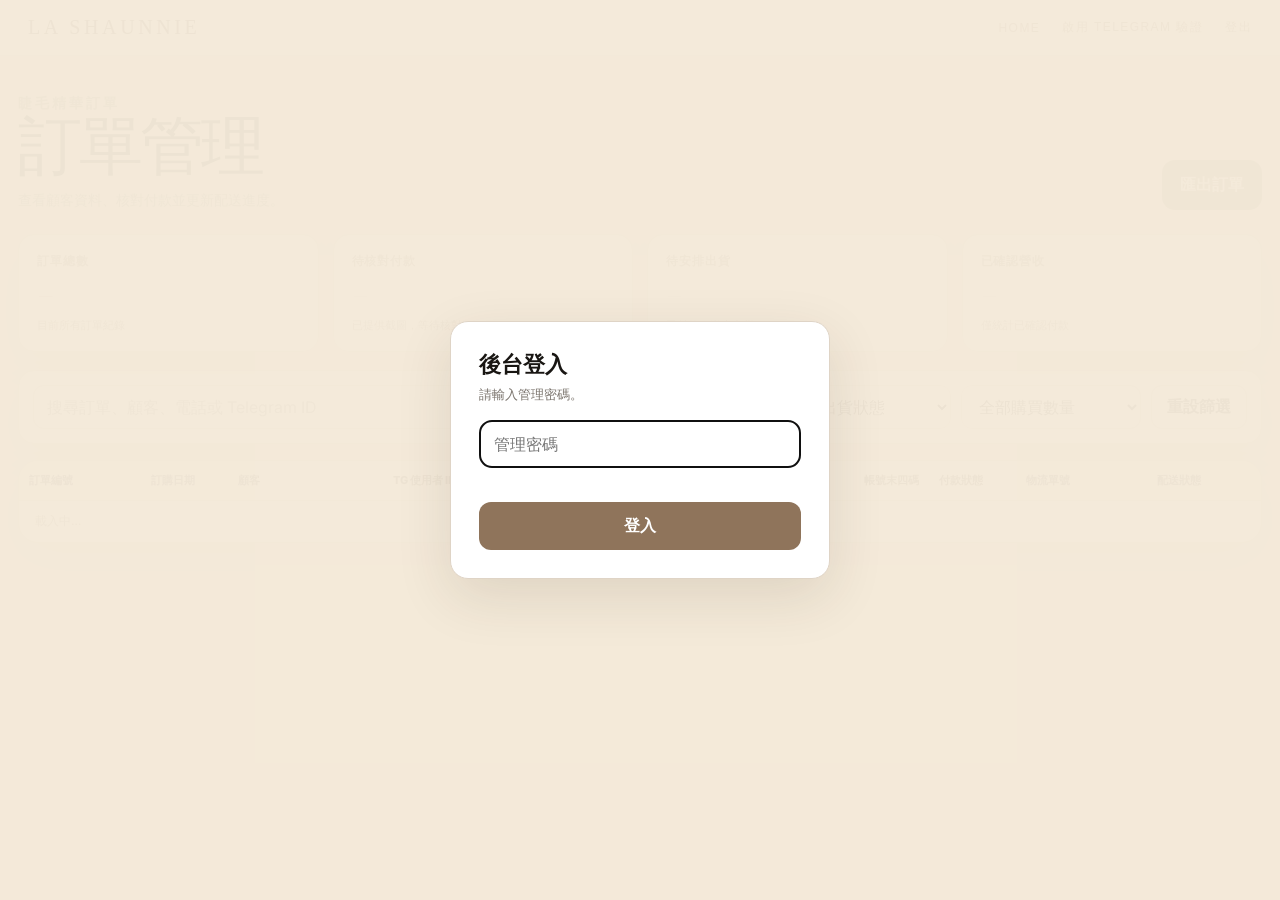
<file: admin.html>
<!DOCTYPE html>
<html lang="zh-Hant">
<head>
<meta charset="UTF-8" />
<meta name="viewport" content="width=device-width, initial-scale=1.0" />
<title>LA SHAUNNIE｜訂單管理後台</title>
<style>
@import url('https://fonts.googleapis.com/css2?family=Bodoni+Moda:opsz,wght@6..96,400;6..96,500&family=Inter:wght@400;500;600;700;800&display=swap');
:root{--bg:#f4ead9;--surface:#fffdfa;--surface2:#f8f2e9;--text:#191613;--muted:#7b746d;--line:#dfd4c6;--accent:#8f745b;--accentDark:#765b44;--danger:#c93b32;--success:#52745a;--warning:#a06a2d;--shadow:0 16px 45px rgba(61,45,29,.08)}
*{box-sizing:border-box}body{margin:0;background:var(--bg);color:var(--text);font-family:Inter,-apple-system,BlinkMacSystemFont,"Segoe UI",sans-serif}button,input,select{font:inherit}
.topbar{display:flex;align-items:center;justify-content:space-between;padding:28px 34px;background:var(--surface);border-top:1px solid #dce2d6;border-bottom:1px solid var(--line)}
.brand{font-family:"Bodoni Moda",Didot,"Times New Roman",serif;font-size:30px;letter-spacing:.13em;line-height:1;transform:scaleX(.96);transform-origin:left center}.brand small{display:block;margin-top:8px;font-family:Inter,sans-serif;font-size:9px;font-weight:600;letter-spacing:.34em;color:var(--muted)}
.admin-meta{display:flex;align-items:center;gap:12px;color:var(--muted);font-size:13px}.nav-link{color:var(--accent);text-decoration:none;font-weight:700;letter-spacing:.12em;text-transform:uppercase;font-size:12px;padding:8px 14px;border:1px solid var(--line);border-radius:9px;background:#fff;transition:.15s}.nav-link:hover{background:var(--accent);color:#fff;border-color:var(--accent)}.avatar{width:38px;height:38px;border-radius:50%;display:grid;place-items:center;background:#efe3d1;color:var(--accentDark);font-weight:800}
.page{width:min(1700px,100%);margin:0 auto;padding:24px 18px 40px}.hero{display:flex;justify-content:space-between;align-items:flex-end;gap:24px;margin-bottom:24px}.eyebrow{margin:0 0 12px;color:#77706a;font-size:12px;font-weight:700;letter-spacing:.22em;text-transform:uppercase}h1{margin:0;font-family:"Bodoni Moda",Didot,"Times New Roman",serif;font-size:clamp(42px,5vw,68px);font-weight:400;line-height:1;letter-spacing:-.045em}.hero p{margin:14px 0 0;color:var(--muted);font-size:14px}.primary-btn{border:0;border-radius:13px;padding:14px 18px;background:var(--accent);color:#fff;font-weight:700;cursor:pointer}.primary-btn:hover{background:var(--accentDark)}
.stats{display:grid;grid-template-columns:repeat(4,1fr);gap:14px;margin-bottom:18px}.stat{background:rgba(255,253,250,.92);border:1px solid var(--line);border-radius:16px;padding:18px;box-shadow:var(--shadow)}.stat-label{color:var(--muted);font-size:12px;font-weight:650;text-transform:uppercase;letter-spacing:.08em}.stat-value{margin-top:8px;font-family:"Bodoni Moda",Didot,serif;font-size:32px;line-height:1}.stat-note{margin-top:8px;color:var(--muted);font-size:11px}
.toolbar{display:grid;grid-template-columns:minmax(260px,1fr) repeat(3,180px) auto;gap:10px;padding:14px;margin-bottom:16px;background:rgba(255,253,250,.92);border:1px solid var(--line);border-radius:16px;box-shadow:var(--shadow)}.search,.filter{min-height:44px;border:1px solid var(--line);border-radius:11px;background:#fff;color:var(--text);outline:none;padding:0 13px}.search:focus,.filter:focus{border-color:var(--accent);box-shadow:0 0 0 3px rgba(143,116,91,.12)}.ghost-btn{min-height:44px;border:1px solid var(--line);border-radius:11px;background:#fff;color:var(--text);padding:0 15px;font-weight:650;cursor:pointer}
.table-card{background:rgba(255,253,250,.96);border:1px solid var(--line);border-radius:20px;box-shadow:var(--shadow);overflow:hidden}.table-wrap{overflow:visible}table{width:100%;border-collapse:collapse;table-layout:auto}thead th{position:sticky;top:0;z-index:2;padding:12px 10px;text-align:left;background:#f7f1e8;border-bottom:1px solid var(--line);color:#38312c;font-size:11px;font-weight:800;white-space:nowrap}tbody td{padding:12px 10px;border-bottom:1px solid #eee5dc;vertical-align:middle;font-size:12px;max-width:180px;overflow:hidden;text-overflow:ellipsis;white-space:nowrap}tbody tr:hover{background:#fcf8f3}.order-id{font-weight:800;white-space:nowrap}.customer-wrap{display:flex;justify-content:center}.customer{display:inline-flex;align-items:center;gap:8px;min-width:160px;text-align:left}.customer-avatar{width:28px;height:28px;flex:0 0 auto;border-radius:50%;display:grid;place-items:center;background:#efe3d1;color:var(--accentDark);font-weight:800;font-size:11px}.customer-name{font-weight:750;white-space:nowrap;overflow:hidden;text-overflow:ellipsis}.customer-sub{margin-top:2px;color:var(--muted);font-size:10px;white-space:nowrap;overflow:hidden;text-overflow:ellipsis}.money{font-weight:800;white-space:nowrap}.screenshot{width:42px;height:42px;border-radius:8px;border:1px solid var(--line);background:#f4eee7;display:grid;place-items:center;color:var(--muted);font-size:9px;text-align:center;overflow:hidden;cursor:pointer;flex:0 0 auto}.screenshot img{width:100%;height:100%;object-fit:cover}.badge{display:inline-flex;align-items:center;gap:5px;padding:5px 9px;border-radius:999px;font-size:10px;font-weight:800;white-space:nowrap}.badge:before{content:"";width:6px;height:6px;border-radius:50%;background:currentColor}.pending{background:#fff4dd;color:var(--warning)}.verified{background:#eaf4ec;color:var(--success)}.unpaid{background:#fdecea;color:var(--danger)}.select-status{border:1px solid var(--line);border-radius:8px;background:#fff;padding:6px 8px;font-size:11px;font-weight:650}.ship-btn,.pay-btn{border:1px solid var(--line);border-radius:9px;padding:6px 13px;background:#f4eee7;color:var(--muted);font-size:11px;font-weight:800;letter-spacing:.04em;line-height:1.4;cursor:pointer;transition:background .15s ease,color .15s ease,border-color .15s ease;vertical-align:middle}.ship-btn:hover:not(:disabled),.pay-btn:hover:not(:disabled){background:var(--success);color:#fff;border-color:var(--success)}.ship-btn-done,.pay-btn-done{background:#eaf4ec;color:var(--success);border:1px solid #b9d8c0;cursor:not-allowed}.track-input{width:100%;border:1px solid var(--line);border-radius:8px;background:#fff;padding:6px 8px;font-size:11px;font-weight:650;font-family:"SF Mono",Menlo,monospace;outline:none;min-width:120px}.track-input:focus{border-color:var(--accent);box-shadow:0 0 0 2px rgba(143,116,91,.12)}.note{color:#625a53;line-height:1.4;max-width:160px;overflow:hidden;text-overflow:ellipsis}.actions{display:flex;gap:5px;flex:0 0 auto}.icon-btn{width:30px;height:30px;border:1px solid var(--line);border-radius:8px;background:#fff;cursor:pointer;font-size:14px}.footer-row{display:flex;justify-content:space-between;align-items:center;padding:12px 16px;color:var(--muted);font-size:12px}
th.col-id{width:130px}th.col-date{width:90px}th.col-customer{width:170px}th.col-tg{width:110px}th.col-phone{width:110px}th.col-addr{width:140px}th.col-qty{width:60px}th.col-amount{width:80px}th.col-acct{width:70px}th.col-shot{width:50px}th.col-pay{width:90px}th.col-ship{width:120px}th.col-track{width:140px}th.col-act{width:80px}tbody td{text-align:center}td.col-pay>*,td.col-ship>*,td.col-track>*{display:inline-block}
td.col-id{font-family:"SF Mono",Menlo,monospace;font-size:11px}
.banner{position:fixed;top:18px;right:18px;z-index:50;padding:12px 18px;border-radius:12px;font-size:13px;font-weight:650;box-shadow:0 12px 32px rgba(60,42,26,.18);max-width:360px}.banner.error{background:#fdecea;color:var(--danger);border:1px solid #ffd3cf}.banner.loading{background:#fff4dd;color:var(--warning);border:1px solid #ffe5b8}
.modal{position:fixed;inset:0;background:rgba(0,0,0,.7);display:none;align-items:center;justify-content:center;z-index:50}.modal.open{display:flex}.modal-content{background:#fff;border-radius:20px;padding:24px;max-width:90vw;max-height:90vh;display:flex;flex-direction:column;gap:14px}.modal-content img{max-width:80vw;max-height:70vh;object-fit:contain;border-radius:12px}.modal-close{border:0;background:var(--accent);color:#fff;padding:10px 18px;border-radius:10px;cursor:pointer;font-weight:700;align-self:flex-end}
@media(max-width:1050px){.stats{grid-template-columns:repeat(2,1fr)}.toolbar{grid-template-columns:1fr 1fr}.toolbar .search{grid-column:1/-1}}@media(max-width:620px){.topbar{padding:22px 18px}.brand{font-size:23px}.admin-meta span{display:none}.page{padding:24px 12px 35px}.hero{align-items:flex-start;flex-direction:column}.stats{grid-template-columns:1fr 1fr}.toolbar{grid-template-columns:1fr}.toolbar .search{grid-column:auto}}

body{font-family:"Inter","PingFang TC","Microsoft JhengHei","Noto Sans TC",Arial,sans-serif}
h1{font-family:"Bodoni Moda","Songti TC","Noto Serif TC","PMingLiU",Georgia,serif}
</style>
<link rel="stylesheet" href="/site-nav.css">
</head>
<body>
<div id="banner" class="banner loading" style="display:none">載入中…</div>
<header class="site-nav"><a class="sn-logo" href="/">LA SHAUNNIE</a><nav class="sn-links" aria-label="Main menu"><a href="/">Home</a><a href="#" onclick="enableTelegramSecret();return false;">啟用 Telegram 驗證</a><a href="#" onclick="logout('');return false;">登出</a></nav></header>
<main class="page">
<section class="hero"><div><p class="eyebrow">睫毛精華訂單</p><h1>訂單管理</h1><p>查看顧客資料、核對付款並更新配送進度。</p></div><button class="primary-btn" onclick="exportOrders()">匯出訂單</button></section>
<section class="stats">
  <article class="stat"><div class="stat-label">訂單總數</div><div class="stat-value" id="statTotal">–</div><div class="stat-note">目前所有訂單紀錄</div></article>
  <article class="stat"><div class="stat-label">待核對付款</div><div class="stat-value" id="statPending">–</div><div class="stat-note">已提供截圖，等待核對</div></article>
  <article class="stat"><div class="stat-label">待安排出貨</div><div class="stat-value" id="statReady">–</div><div class="stat-note">已付款、尚未出貨</div></article>
  <article class="stat"><div class="stat-label">已確認營收</div><div class="stat-value" id="statRevenue">–</div><div class="stat-note">僅統計已確認付款</div></article>
</section>
<section class="toolbar">
  <input id="searchInput" class="search" type="search" placeholder="搜尋訂單、顧客、電話或 Telegram ID">
  <select id="paymentFilter" class="filter"><option value="">全部付款狀態</option><option value="已付款">已付款</option><option value="未付款">未付款</option></select>
  <select id="shippingFilter" class="filter"><option value="">全部出貨狀態</option><option value="待出貨">待出貨</option><option value="已出貨">已出貨</option><option value="未出貨">未出貨</option></select>
  <select id="quantityFilter" class="filter"><option value="">全部購買數量</option><option value="1">1 瓶</option><option value="2">2 瓶以上</option></select>
  <button class="ghost-btn" onclick="resetFilters()">重設篩選</button>
</section>
<section class="table-card"><div class="table-wrap"><table><thead><tr><th class="col-id">訂單編號</th><th class="col-date">訂購日期</th><th class="col-customer">顧客</th><th class="col-tg">TG 使用者 ID</th><th class="col-phone">電話</th><th class="col-addr">地址</th><th class="col-qty">數量</th><th class="col-amount">金額</th><th class="col-acct">帳號末四碼</th><th class="col-pay">付款狀態</th><th class="col-track">物流單號</th><th class="col-ship">配送狀態</th></tr></thead><tbody id="ordersBody"></tbody></table></div><div class="footer-row"><span id="resultCount">載入中…</span></div></section>
</main>
<div class="modal" id="shotModal" onclick="closeModal(event)">
  <div class="modal-content">
    <button class="modal-close" onclick="closeModal(event)">關閉</button>
    <img id="shotImg" alt="付款截圖">
  </div>
</div>
<script>
// Admin login: the secret is typed here, kept only in this tab (sessionStorage)
// and sent as a Bearer token. It is never stored in the page or the repository.
let ADMIN_TOKEN = "";
try { ADMIN_TOKEN = sessionStorage.getItem("adminToken") || ""; } catch (e) {}
let ALL_ORDERS = [];
let REFRESH_TIMER = null;

const $ = (id) => document.getElementById(id);

function authHeaders(extra) {
  return Object.assign({ "Authorization": "Bearer " + ADMIN_TOKEN }, extra || {});
}

function logout(msg) {
  ADMIN_TOKEN = "";
  try { sessionStorage.removeItem("adminToken"); } catch (e) {}
  ALL_ORDERS = [];
  $("ordersBody").innerHTML = "";
  showLogin(msg || "");
}

function showLogin(msg) {
  let box = $("loginBox");
  if (!box) {
    box = document.createElement("div");
    box.id = "loginBox";
    box.style.cssText = "position:fixed;inset:0;z-index:9999;display:grid;place-items:center;background:rgba(244,234,217,.97);padding:20px";
    box.innerHTML = '<form id="loginForm" style="width:min(380px,100%);background:#fff;border:1px solid #dfd4c6;border-radius:18px;padding:28px;box-shadow:0 18px 55px rgba(60,42,26,.12)">' +
      '<h2 style="margin:0 0 6px;font-size:22px">後台登入</h2>' +
      '<p style="margin:0 0 16px;color:#7b746d;font-size:13px">請輸入管理密碼。</p>' +
      '<input id="loginToken" type="password" autocomplete="current-password" placeholder="管理密碼" style="width:100%;padding:13px 14px;border:1px solid #dfd4c6;border-radius:12px;font:inherit">' +
      '<p id="loginMsg" style="min-height:18px;margin:8px 0 0;color:#d92d20;font-size:12px;font-weight:600"></p>' +
      '<button type="submit" style="width:100%;margin-top:8px;padding:13px;border:0;border-radius:12px;background:#8f745b;color:#fff;font:inherit;font-weight:700;cursor:pointer">登入</button></form>';
    document.body.appendChild(box);
    $("loginForm").addEventListener("submit", (ev) => {
      ev.preventDefault();
      const t = $("loginToken").value.trim();
      if (!t) return;
      ADMIN_TOKEN = t;
      try { sessionStorage.setItem("adminToken", t); } catch (e) {}
      $("loginToken").value = "";
      box.style.display = "none";
      loadOrders();
    });
  }
  box.style.display = "grid";
  $("loginMsg").textContent = msg || "";
  setTimeout(() => $("loginToken").focus(), 50);
}

async function enableTelegramSecret() {
  if (!confirm("啟用 Telegram 訂單通知的來源驗證？只需要做一次。")) return;
  showBanner("設定中…");
  try {
    const res = await fetch("/api/admin/telegram_webhook", { method: "POST", headers: authHeaders() });
    const data = await res.json().catch(() => ({}));
    if (res.status === 401 || res.status === 429) return logout(res.status === 429 ? "輸錯太多次，請 5 分鐘後再試" : "密碼錯誤或已失效");
    if (!res.ok || !data.ok) { showBanner("設定失敗：" + (data.error || data.description || res.status), "error"); return; }
    showBanner("已啟用 Telegram 來源驗證。", "loading");
    setTimeout(hideBanner, 4000);
  } catch (e) {
    showBanner("錯誤：" + e.message, "error");
  }
}

function showBanner(msg, kind) {
  const b = $("banner");
  b.textContent = msg;
  b.className = "banner " + (kind || "loading");
  b.style.display = "block";
}
function hideBanner() { $("banner").style.display = "none"; }

function fmtDate(iso) {
  if (!iso) return "—";
  const d = new Date(iso);
  if (isNaN(d.getTime())) return iso;
  const date = d.toLocaleDateString("zh-TW", { month: "short", day: "numeric", year: "numeric" });
  const time = d.toLocaleTimeString("zh-TW", { hour: "numeric", minute: "2-digit" });
  return { date, time };
}

function initials(name) {
  if (!name) return "??";
  return name.split(/\s+/).map(p => p[0]).join("").slice(0, 2).toUpperCase();
}

function badge(payment) {
  if (payment === "已付款") return '<span class="badge verified">已付款</span>';
  if (payment === "未付款") return '<span class="badge unpaid">未付款</span>';
  return '<span class="badge pending">—</span>';
}

function escapeHTML(s) {
  return String(s == null ? "" : s)
    .replace(/&/g, "&amp;").replace(/</g, "&lt;").replace(/>/g, "&gt;")
    .replace(/"/g, "&quot;").replace(/'/g, "&#39;");
}

function screenshotCell(o) {
  if (!o.screenshot_url) {
    return '<div class="screenshot">無<br>圖片</div>';
  }
  return `<div class="screenshot" onclick="openModal('${escapeHTML(o.screenshot_url)}')">
    <img src="${escapeHTML(o.screenshot_url)}" alt="付款憑證" loading="lazy">
  </div>`;
}

function shortNote(notes) {
  if (!notes) return "";
  // Show only the first sentence (or up to 40 chars) for table view
  const first = notes.split(/[。\n]/)[0];
  return first.length > 40 ? first.slice(0, 40) + "…" : first;
}

function rowHTML(o) {
  const dt = fmtDate(o.order_date);
  return `
<tr data-payment="${escapeHTML(o.payment_status)}" data-shipping="${escapeHTML(o.shipping_status)}" data-quantity="${o.quantity}">
  <td class="col-id order-id" title="${escapeHTML(o.order_id)}">${escapeHTML(o.order_id)}</td>
  <td class="col-date">${escapeHTML(dt.date)}<br><span class="customer-sub">${escapeHTML(dt.time)}</span></td>
  <td class="col-customer"><div class="customer-wrap"><div class="customer">
    <div class="customer-avatar">${escapeHTML(initials(o.customer_name))}</div>
    <div><div class="customer-name" title="${escapeHTML(o.customer_name || '')}">${escapeHTML(o.customer_name || "—")}</div>
    <div class="customer-sub">${o.tracking_number ? "已填物流單號" : "待處理"}</div></div>
  </div></div></td>
  <td class="col-tg">@${escapeHTML(String(o.tg_user_id || "—"))}</td>
  <td class="col-phone" title="${escapeHTML(o.customer_phone || '')}">${escapeHTML(o.customer_phone || "—")}</td>
  <td class="col-addr" title="${escapeHTML(o.customer_address || '')}">${escapeHTML(o.customer_address || "—")}</td>
  <td class="col-qty"><strong>${o.quantity}</strong></td>
  <td class="col-amount money">$${Number(o.amount || 0).toFixed(2)}</td>
  <td class="col-acct" title="銀行帳號末四碼">${escapeHTML(o.account4 || "—")}</td>
  <td class="col-pay">
    ${o.payment_status === "已付款"
      ? `<button class="pay-btn pay-btn-done" disabled>✓ 已付款</button>`
      : `<button class="pay-btn" onclick="onPayClick('${escapeHTML(o.id)}', this)">確認付款</button>`}
  </td>
  <td class="col-track"><input class="track-input" type="text" placeholder="物流單號" value="${escapeHTML(o.tracking_number || '')}" onblur="saveTracking('${escapeHTML(o.id)}', this.value)" ${o.shipping_status === '已出貨' ? 'disabled' : ''}></td>
  <td class="col-ship">
    ${o.shipping_status === "已出貨"
      ? `<button class="ship-btn ship-btn-done" disabled>✓ 已出貨</button>`
      : `<button class="ship-btn" onclick="onShipClick('${escapeHTML(o.id)}', this)">標記已出貨</button>`}
  </td>
</tr>`;
}

function renderTable() {
  const tb = $("ordersBody");
  tb.innerHTML = ALL_ORDERS.map(rowHTML).join("");
  filterRows();
  renderStats();
}

function renderStats() {
  const total = ALL_ORDERS.length;
  const paid = ALL_ORDERS.filter(o => o.payment_status === "已付款").length;
  const pending = ALL_ORDERS.filter(o => o.payment_status === "未付款" && o.has_screenshot).length;
  const ready = ALL_ORDERS.filter(o => o.payment_status === "已付款" && o.shipping_status === "待出貨").length;
  const revenue = ALL_ORDERS
    .filter(o => o.payment_status === "已付款")
    .reduce((s, o) => s + Number(o.amount || 0), 0);
  $("statTotal").textContent = total;
  $("statPending").textContent = pending;
  $("statReady").textContent = ready;
  $("statRevenue").textContent = "$" + revenue.toFixed(0);
}

function filterRows() {
  const s = $("searchInput").value.trim().toLowerCase();
  const p = $("paymentFilter").value;
  const sh = $("shippingFilter").value;
  const q = $("quantityFilter").value;
  let v = 0;
  document.querySelectorAll("#ordersBody tr").forEach(r => {
    const ok = (!s || r.innerText.toLowerCase().includes(s))
      && (!p || r.dataset.payment === p)
      && (!sh || r.dataset.shipping === sh)
      && (!q || (q === "1" && +r.dataset.quantity === 1) || (q === "2" && +r.dataset.quantity >= 2));
    r.style.display = ok ? "" : "none";
    if (ok) v++;
  });
  $("resultCount").textContent = `顯示 ${v} 筆訂單`;
}

function resetFilters() {
  $("searchInput").value = "";
  $("paymentFilter").value = "";
  $("shippingFilter").value = "";
  $("quantityFilter").value = "";
  filterRows();
}

async function onPayClick(recId, btn) {
  await patchOrder(recId, { payment_status: "已付款" });
}
async function onShipClick(recId, btn) {
  const row = btn.closest("tr");
  const trackInput = row.querySelector(".track-input");
  const tracking = (trackInput.value || "").trim();
  if (!tracking) {
    trackInput.focus();
    showBanner("請先填寫物流單號。", "error");
    return;
  }
  await patchOrder(recId, { shipping_status: "已出貨", tracking_number: tracking });
}
async function saveTracking(recId, value) {
  const v = (value || "").trim();
  await patchOrder(recId, { tracking_number: v });
}
async function patchOrder(recId, body) {
  showBanner("儲存中…");
  try {
    const res = await fetch(`/api/admin/orders?id=${encodeURIComponent(recId)}`, {
      method: "PATCH",
      headers: authHeaders({ "Content-Type": "application/json" }),
      body: JSON.stringify(body),
    });
    if (res.status === 401 || res.status === 429) { logout(res.status === 429 ? "輸錯太多次，請 5 分鐘後再試" : "密碼錯誤或已失效"); return; }
    if (!res.ok) {
      const e = await res.json().catch(() => ({}));
      showBanner("更新失敗：" + (e.error || res.status), "error");
      return;
    }
    // update local copy
    const o = ALL_ORDERS.find(x => x.id === recId);
    if (o) {
      if ("payment_status" in body) o.payment_status = body.payment_status;
      if ("shipping_status" in body) o.shipping_status = body.shipping_status;
      if ("tracking_number" in body) o.tracking_number = body.tracking_number;
      if ("account4" in body) o.account4 = body.account4;
    }
    renderTable();
    hideBanner();
  } catch (e) {
    showBanner("錯誤：" + e.message, "error");
  }
}

function openModal(url) {
  $("shotImg").src = url;
  $("shotModal").classList.add("open");
}
function closeModal(ev) {
  if (ev.target.id === "shotModal" || ev.target.classList.contains("modal-close")) {
    $("shotModal").classList.remove("open");
  }
}

function exportOrders() {
  const rows = [...document.querySelectorAll("#ordersBody tr")];
  const head = ["訂單編號", "訂購日期", "顧客", "TG 使用者 ID", "電話", "地址", "數量", "金額(USD)", "帳號末四碼", "付款狀態", "出貨狀態", "物流單號"];
  const out = [head.join(",")];
  rows.forEach((r, i) => {
    if (r.style.display === "none") return;
    const o = ALL_ORDERS[i];
    if (!o) return;
    const vals = [
      o.order_id, o.order_date, o.customer_name, o.tg_user_id || "", o.customer_phone, o.customer_address,
      o.quantity, Number(o.amount || 0).toFixed(2), o.account4, o.payment_status, o.shipping_status, o.tracking_number,
    ].map(x => {
      let v = String(x == null ? "" : x);
      if (/^[=+\-@\t\r]/.test(v)) v = "'" + v;   // block spreadsheet formula injection
      return '"' + v.replace(/"/g, '""') + '"';
    });
    out.push(vals.join(","));
  });
  const b = new Blob(["\uFEFF" + out.join("\n")], { type: "text/csv;charset=utf-8" });
  const u = URL.createObjectURL(b);
  const a = document.createElement("a");
  a.href = u;
  a.download = "la-shaunnie-orders.csv";
  a.click();
  URL.revokeObjectURL(u);
}

async function loadOrders() {
  if (!ADMIN_TOKEN) { showLogin(""); return; }
  showBanner("正在從 Airtable 讀取訂單…");
  try {
    const res = await fetch("/api/admin/orders?stats=1", { headers: authHeaders() });
    if (res.status === 401 || res.status === 429) { logout(res.status === 429 ? "輸錯太多次，請 5 分鐘後再試" : (ADMIN_TOKEN ? "密碼錯誤或已失效" : "")); return; }
    if (!res.ok) {
      showBanner("API 錯誤：HTTP " + res.status, "error");
      return;
    }
    const data = await res.json();
    ALL_ORDERS = data.orders || [];
    renderTable();
    hideBanner();
  } catch (e) {
    showBanner("網路錯誤：" + e.message, "error");
  }
}

["searchInput", "paymentFilter", "shippingFilter", "quantityFilter"].forEach(id => {
  $(id).addEventListener("input", filterRows);
  $(id).addEventListener("change", filterRows);
});

loadOrders();
setInterval(() => { if (ADMIN_TOKEN) loadOrders(); }, 30000);  // auto-refresh every 30s
</script>
</body>
</html>
</file>
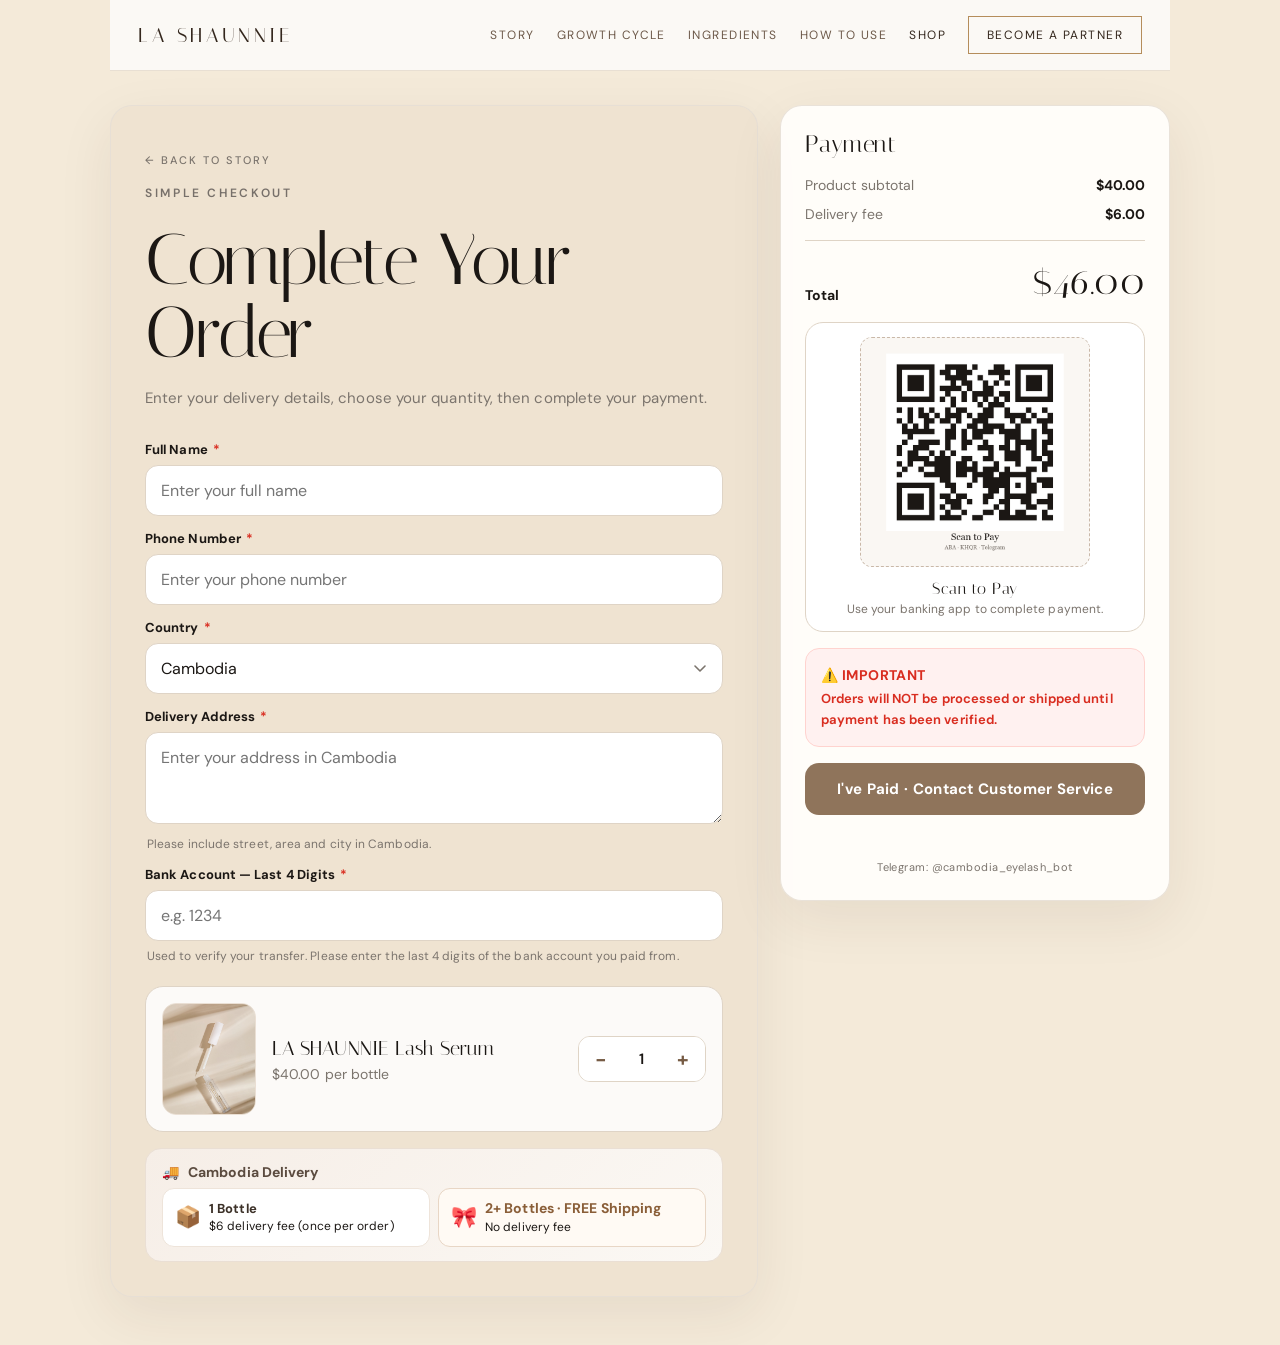
<file: order.html>
<!DOCTYPE html>
<html lang="en">
<head>
  <meta charset="UTF-8" />
  <meta name="description" content="Order LA SHAUNNIE Eyelash Growth Serum. Pay by ABA in Cambodia or by credit card in Malaysia, Singapore, Vietnam, Indonesia and worldwide.">
<meta name="viewport" content="width=device-width, initial-scale=1.0" />
  <title>LA SHAUNNIE — Order</title>

  <link rel="preconnect" href="https://fonts.googleapis.com">
  <link rel="preconnect" href="https://fonts.gstatic.com" crossorigin>
  <link href="https://fonts.googleapis.com/css2?family=DM+Sans:wght@300;400;500;600;700&family=Italiana&display=swap" rel="stylesheet">

  <style>
    :root{
      --paper:#f4ead9;
      --card:#fffdfa;
      --ink:#1b1714;
      --muted:#7b746d;
      --line:#dfd4c6;
      --line-2:#eadfd4;
      --accent:#8f745b;
      --accent-dark:#765b44;
      --danger:#d92d20;
      --soft:#f2ebe4;
      --soft-2:#fbf7f3;
      --shadow:0 18px 55px rgba(60,42,26,.08);
      --radius:22px;
    }

    *{box-sizing:border-box}

    body{
      margin:0;
      background:var(--paper);
      color:var(--ink);
      font-family:"DM Sans", -apple-system, BlinkMacSystemFont, "Segoe UI", Arial, Helvetica, sans-serif;
      font-weight:400;
      letter-spacing:.005em;
    }

    button,input,textarea,select{font:inherit}

    h1,h2,h3,.brand,.loader-logo,.product-name{
      font-family:"Italiana", Georgia, "Times New Roman", serif;
      font-weight:400;
    }

    .page{
      min-height:100vh;
      padding:0 16px 48px;
    }

    .shell{
      width:min(1060px,100%);
      margin:0 auto;
    }

    .topbar{
      display:flex;
      align-items:baseline;
      justify-content:space-between;
      margin:0 -16px 0;
      padding:28px max(28px,calc((100vw - 1060px)/2 + 16px));
      background:var(--card);
      border-top:1px solid #dce2d6;
      border-bottom:1px solid #d8d0c5;
    }

    .brand{
      display:inline-flex;
      align-items:baseline;
      gap:8px;
      letter-spacing:.15em;
      font-size:22px;
      line-height:1;
      color:var(--ink);
      text-decoration:none;
    }

    .brand:visited, .brand:hover, .brand:focus{
      color:var(--ink);
      text-decoration:none;
    }

    .brand small{
      font-size:11px;
      letter-spacing:.34em;
      color:var(--muted);
      font-family:"DM Sans", sans-serif;
      font-weight:500;
    }

    .top-label{
      color:var(--muted);
      font-size:11px;
      letter-spacing:.22em;
      text-transform:uppercase;
      font-weight:500;
    }

    .layout{
      padding-top:34px;
      display:grid;
      grid-template-columns:minmax(0,1fr) 390px;
      gap:22px;
      align-items:start;
    }

    .card{
      background:rgba(255,253,250,.96);
      border:1px solid rgba(231,223,214,.9);
      border-radius:var(--radius);
      box-shadow:var(--shadow);
    }

    .form-card{
      padding:42px 34px 34px;
      background:#efe3d1;
    }

    .eyebrow{
      margin:0 0 22px;
      color:#77706a;
      font-size:12px;
      font-weight:600;
      letter-spacing:.22em;
      text-transform:uppercase;
    }

    h1{
      margin:0;
      max-width:690px;
      font-size:clamp(46px,6vw,72px);
      line-height:1.02;
      letter-spacing:-.02em;
    }

    .intro{
      margin:16px 0 30px;
      max-width:590px;
      color:var(--muted);
      font-size:15px;
      line-height:1.7;
    }

    .field-grid{display:grid;gap:14px}

    label{
      display:block;
      margin:0 0 7px;
      font-size:13px;
      font-weight:700;
    }

    input,textarea,select{
      width:100%;
      border:1px solid var(--line);
      border-radius:13px;
      background:#fff;
      color:var(--ink);
      outline:none;
      padding:14px 15px;
      transition:.18s ease;
    }

    input:focus,textarea:focus,select:focus{
      border-color:var(--accent);
      box-shadow:0 0 0 4px rgba(155,123,94,.12);
    }

    select{
      appearance:none;
      -webkit-appearance:none;
      cursor:pointer;
      padding-right:40px;
      background-image:url("data:image/svg+xml,%3Csvg xmlns='http://www.w3.org/2000/svg' width='12' height='8' viewBox='0 0 12 8'%3E%3Cpath d='M1 1l5 5 5-5' fill='none' stroke='%237b746d' stroke-width='1.6' stroke-linecap='round' stroke-linejoin='round'/%3E%3C/svg%3E");
      background-repeat:no-repeat;
      background-position:right 16px center;
    }

    textarea{
      min-height:92px;
      resize:vertical;
    }

    .field-note{
      margin:7px 2px 0;
      color:var(--muted);
      font-size:12px;
    }
    .required{color:var(--danger);font-weight:700;margin-left:2px}
    .field-error{
      margin:7px 2px 0;
      color:var(--danger);
      font-size:12px;
      font-weight:600;
    }
    .field-invalid{
      border-color:var(--danger) !important;
      background:#fff7f7 !important;
    }

    .product-row{
      display:grid;
      grid-template-columns:94px 1fr auto;
      gap:16px;
      align-items:center;
      margin-top:22px;
      padding:16px;
      border:1px solid var(--line);
      border-radius:18px;
      background:#fcfaf8;
    }

    .product-image{
      width:94px;
      height:112px;
      border-radius:14px;
      overflow:hidden;
      background:#f0e8df;
      border:1px solid var(--line-2);
      display:grid;
      place-items:center;
    }

    .product-image img{
      width:100%;
      height:100%;
      object-fit:contain;
      object-position:center;
      display:block;
    }

    .product-image .fallback{
      padding:10px;
      color:var(--muted);
      font-size:11px;
      text-align:center;
      line-height:1.35;
    }

    .product-name{
      margin:0 0 5px;
      font-size:20px;
    }

    .product-price{
      color:var(--muted);
      font-size:14px;
    }

    .qty{
      display:flex;
      align-items:center;
      border:1px solid var(--line);
      border-radius:12px;
      overflow:hidden;
      background:#fff;
    }

    .qty button{
      width:44px;
      height:44px;
      border:0;
      background:#fff;
      cursor:pointer;
      font-size:20px;
      color:var(--accent-dark);
      font-weight:700;
    }

    .qty button:hover{background:#f5f0ea}

    .qty strong{
      min-width:38px;
      text-align:center;
      font-size:15px;
      font-weight:600;
    }

    .shipping-note{
      margin-top:16px;
      padding:14px 16px;
      border:1px solid var(--line-2);
      border-radius:16px;
      background:linear-gradient(135deg,#f6eee7,#fbf8f4);
    }

    .shipping-title{
      display:flex;
      align-items:center;
      gap:9px;
      margin-bottom:7px;
      font-size:14px;
      font-weight:700;
      color:#5b4b3f;
    }

    .shipping-grid{
      display:grid;
      grid-template-columns:1fr 1fr;
      gap:8px;
    }

    .shipping-item{
      display:flex;
      align-items:center;
      gap:8px;
      min-height:46px;
      padding:10px 12px;
      border-radius:12px;
      background:#fff;
      border:1px solid #eee4da;
      font-size:12px;
      line-height:1.4;
    }

    .shipping-item strong{
      display:block;
      color:#3c3128;
      font-size:13px;
    }

    .shipping-icon{
      font-size:21px;
      flex:0 0 auto;
    }

    .free{
      background:#fffaf4;
      border-color:#e8d6c5;
    }

    .free strong{
      color:#8a5e38;
      font-size:14px;
    }

    .payment-card{
      position:sticky;
      top:18px;
      padding:24px;
    }

    .payment-card h2{
      margin:0 0 18px;
      font-size:24px;
      letter-spacing:.02em;
    }

    .summary{
      display:grid;
      gap:11px;
      padding-bottom:17px;
      border-bottom:1px solid var(--line);
    }

    .summary-row{
      display:flex;
      justify-content:space-between;
      gap:18px;
      color:var(--muted);
      font-size:14px;
    }

    .summary-row strong{
      color:var(--ink);
      font-weight:700;
    }

    .total{
      display:flex;
      justify-content:space-between;
      align-items:flex-end;
      padding:18px 0;
    }

    .total span{
      font-size:14px;
      font-weight:700;
    }

    .total strong{
      font-family:"Italiana", Georgia, "Times New Roman", serif;
      font-size:38px;
      font-weight:400;
      letter-spacing:.01em;
    }

    .qr-wrap{
      border:1px solid var(--line);
      border-radius:18px;
      padding:14px;
      background:#fff;
      text-align:center;
    }

    .qr{
      aspect-ratio:1;
      width:min(230px,100%);
      margin:0 auto;
      display:grid;
      place-items:center;
      border-radius:12px;
      border:1px dashed #c9b8a8;
      background:#faf7f3;
      overflow:hidden;
    }

    .qr img{
      width:100%;
      height:100%;
      object-fit:contain;
      background:#fff;
    }

    .qr-fallback{
      padding:20px;
      color:var(--muted);
      font-size:13px;
      line-height:1.45;
    }

    .qr-title{
      margin:12px 0 3px;
      font-family:"Italiana", Georgia, serif;
      font-size:16px;
      font-weight:400;
      letter-spacing:.04em;
    }

    .qr-sub{
      margin:0;
      color:var(--muted);
      font-size:12px;
    }

    .warning{
      margin:16px 0;
      padding:15px;
      border-radius:14px;
      background:#fff1f0;
      border:1px solid #ffd3cf;
      color:var(--danger);
      font-size:13px;
      font-weight:650;
      line-height:1.6;
    }

    .warning strong{
      display:block;
      margin-bottom:3px;
      font-size:14px;
      letter-spacing:.03em;
    }

    .tg-btn{
      width:100%;
      border:0;
      border-radius:14px;
      padding:16px 18px;
      background:var(--accent);
      color:#fff;
      font-size:15px;
      font-weight:700;
      cursor:pointer;
      transition:.18s ease;
      letter-spacing:.02em;
    }

    .tg-btn:hover{
      background:var(--accent-dark);
    }

    .status{
      min-height:20px;
      margin:10px 0 0;
      text-align:center;
      color:var(--danger);
      font-size:12px;
      font-weight:650;
    }

    .fine-print{
      margin:14px 0 0;
      color:var(--muted);
      font-size:11px;
      line-height:1.55;
      text-align:center;
      letter-spacing:.04em;
    }

    .back-link{
      display:inline-flex;
      align-items:center;
      gap:6px;
      margin-bottom:18px;
      color:var(--muted);
      font-size:11px;
      letter-spacing:.18em;
      text-transform:uppercase;
      text-decoration:none;
      font-weight:500;
    }

    .back-link:hover{color:var(--ink)}

    .twd-box{
      margin:0 0 16px;
      padding:14px 16px;
      border:1px solid var(--line-2);
      border-radius:16px;
      background:linear-gradient(135deg,#f6eee7,#fbf8f4);
      font-size:13px;
      line-height:1.55;
      color:#5b4b3f;
    }
    .twd-box .twd-amount{
      display:block;
      margin:2px 0;
      font-family:"Italiana", Georgia, serif;
      font-size:28px;
      color:var(--ink);
    }
    .twd-box small{display:block;color:var(--muted);font-size:11px}
    .card-info{
      margin:16px 0;
      padding:14px 15px;
      border-radius:14px;
      background:var(--soft-2);
      border:1px solid var(--line-2);
      color:#5b4b3f;
      font-size:12.5px;
      line-height:1.6;
    }
    .tg-btn[disabled]{opacity:.55;cursor:not-allowed}
    .banner{
      margin:0 0 22px;
      padding:14px 16px;
      border-radius:14px;
      font-size:14px;
      font-weight:600;
      line-height:1.5;
    }
    .banner.ok{background:#f1f8f1;border:1px solid #cfe5cf;color:#2f6b2f}
    .banner.fail{background:#fff1f0;border:1px solid #ffd3cf;color:var(--danger)}

    @media(max-width:820px){
      .layout{grid-template-columns:1fr}
      .payment-card{position:static}
      .form-card,.payment-card{padding:22px}
      .topbar{padding-bottom:18px}
    }

    @media(max-width:560px){
      .page{padding:0 12px 30px}
      .topbar{
        margin:0 -12px;
        padding:24px 18px;
      }
      .brand{font-size:18px;letter-spacing:.12em}
      .brand small{font-size:10px;letter-spacing:.28em}
      .layout{padding-top:20px}
      .form-card{padding:30px 22px 24px}
      h1{font-size:46px;line-height:1.04}
      .eyebrow{font-size:11px;letter-spacing:.18em;margin-bottom:20px}
      .card{border-radius:18px}
      .product-row{
        grid-template-columns:78px 1fr;
      }
      .product-image{
        width:78px;
        height:96px;
      }
      .qty{
        grid-column:1 / -1;
        width:100%;
        justify-content:space-between;
      }
      .qty button,.qty strong{flex:1}
      .shipping-grid{grid-template-columns:1fr}
    }
  </style>
<link rel="stylesheet" href="/site-nav.css">
</head>

<body>
  <main class="page">
    <div class="shell">
      <header class="site-nav"><a class="sn-logo" href="/">LA SHAUNNIE</a><nav class="sn-links" aria-label="Main menu"><a class="sn-opt" href="/#story">Story</a><a class="sn-opt" href="/#cycle">Growth cycle</a><a class="sn-opt" href="/#ingredients">Ingredients</a><a class="sn-opt" href="/#routine">How to use</a><a href="/order.html" aria-current="page">Shop</a><a href="/partner.html" class="sn-cta">Become a Partner</a></nav></header>

      <section class="layout">
        <div class="card form-card">
          <a href="index.html" class="back-link">← Back to story</a>
          <p class="eyebrow">Simple Checkout</p>
          <h1>Complete Your Order</h1>
          <div class="banner" id="banner" hidden></div>
          <p class="intro" id="introText">
            Enter your delivery details, choose your quantity, then complete your payment.
          </p>

          <form id="orderForm" novalidate>
            <div class="field-grid">
              <div style="position:absolute;left:-9999px;top:auto;width:1px;height:1px;overflow:hidden" aria-hidden="true">
                <label for="website">Website</label>
                <input id="website" type="text" tabindex="-1" autocomplete="off">
              </div>
              <div>
                <label for="name">Full Name <span class="required">*</span></label>
                <input id="name" type="text" placeholder="Enter your full name" autocomplete="name" required>
                <p class="field-error" id="err-name" hidden></p>
              </div>

              <div>
                <label for="phone">Phone Number <span class="required">*</span></label>
                <input id="phone" type="tel" placeholder="Enter your phone number" autocomplete="tel" required>
                <p class="field-error" id="err-phone" hidden></p>
              </div>

              <div>
                <label for="country">Country <span class="required">*</span></label>
                <select id="country">
                  <option value="KH" selected>Cambodia</option>
                  <option value="MY">Malaysia</option>
                  <option value="SG">Singapore</option>
                  <option value="VN">Vietnam</option>
                  <option value="ID">Indonesia</option>
                  <option value="OTHER">Other country</option>
                </select>
              </div>

              <div id="otherCountryWrap" hidden>
                <label for="otherCountry">Your Country <span class="required">*</span></label>
                <input id="otherCountry" type="text" placeholder="Enter your country" autocomplete="country-name">
                <p class="field-error" id="err-otherCountry" hidden></p>
                <p class="field-note">Delivery is by Taiwan Post. Whether we can deliver to your country is subject to Taiwan Post.</p>
              </div>

              <div>
                <label for="address">Delivery Address <span class="required">*</span></label>
                <textarea id="address" placeholder="Enter your delivery address" required></textarea>
                <p class="field-error" id="err-address" hidden></p>
                <p class="field-note" id="addressNote">Please include street, area and city.</p>
              </div>

              <div id="postalWrap" hidden>
                <label for="postal">Postal Code <span class="required">*</span></label>
                <input id="postal" type="text" placeholder="Enter your postal code" autocomplete="postal-code">
                <p class="field-error" id="err-postal" hidden></p>
              </div>

              <div id="account4Wrap">
                <label for="account4">Bank Account — Last 4 Digits <span class="required">*</span></label>
                <input id="account4" type="text" inputmode="numeric" pattern="[0-9]{4}" maxlength="4" placeholder="e.g. 1234" required>
                <p class="field-error" id="err-account4" hidden></p>
                <p class="field-note">Used to verify your transfer. Please enter the last 4 digits of the bank account you paid from.</p>
              </div>
            </div>

            <div class="product-row">
              <div class="product-image">
                <img src="img/product/product.jpg" alt="LA SHAUNNIE Lash Serum"
                     onerror="this.style.display='none';this.nextElementSibling.style.display='block';">
                <div class="fallback" style="display:none">
                  Add product image<br><b>product.jpg</b>
                </div>
              </div>

              <div>
                <p class="product-name">LA SHAUNNIE Lash Serum</p>
                <div class="product-price">$40.00 per bottle</div>
              </div>

              <div class="qty" aria-label="Quantity selector">
                <button type="button" id="minus" aria-label="Decrease quantity">−</button>
                <strong id="qty">1</strong>
                <button type="button" id="plus" aria-label="Increase quantity">+</button>
              </div>
            </div>

            <div class="shipping-note">
              <div class="shipping-title">
                <span>🚚</span>
                <span id="shipTitle">Delivery</span>
              </div>
              <div class="shipping-grid" id="shipGrid"></div>
            </div>
          </form>
        </div>

        <aside class="card payment-card">
          <h2>Payment</h2>

          <div class="summary">
            <div class="summary-row">
              <span>Product subtotal</span>
              <strong id="subtotal">$40.00</strong>
            </div>
            <div class="summary-row">
              <span>Delivery fee</span>
              <strong id="shipping">$3.00</strong>
            </div>
          </div>

          <div class="total">
            <span>Total</span>
            <strong id="total">$43.00</strong>
          </div>

          <div id="panelAba">
          <div class="qr-wrap">
              <div class="qr">
                <img src="img/qr-payment.png" alt="Payment QR Code"
                     onerror="this.style.display='none';this.nextElementSibling.style.display='block';">
                <div class="qr-fallback" style="display:none">
                  Add your payment QR code here.<br>
                  File name: <b>qr-payment.png</b>
                </div>
              </div>
              <p class="qr-title">Scan to Pay</p>
              <p class="qr-sub">Use your banking app to complete payment.</p>
            </div>
  
            <div class="warning">
              <strong>⚠️ IMPORTANT</strong>
              Orders will NOT be processed or shipped until payment has been verified.
            </div>
  
            <button class="tg-btn" id="telegramButton" type="button">
              I've Paid · Contact Customer Service
            </button>
  
          </div>

          <div id="panelCard" hidden>
            <div class="twd-box" id="twdBox">
              Card payment is charged in New Taiwan Dollars (NT$)
              <span class="twd-amount" id="twdAmount">—</span>
              <small id="twdRate">Loading exchange rate…</small>
            </div>

            <div class="card-info">
              🔒 You will be taken to NewebPay's secure payment page to enter your card details.
              We never see or store your card number.
            </div>

            <button class="tg-btn" id="cardButton" type="button">Pay by Credit Card</button>
          </div>

          <p class="status" id="status"></p>

          <p class="fine-print">
            <span id="finePrint">Telegram: @cambodia_eyelash_bot</span>
          </p>
        </aside>
      </section>
    </div>
  </main>

  <script>
    const UNIT_PRICE = 40;
    const TELEGRAM_URL = "https://t.me/cambodia_eyelash_bot";

    // method: "aba" = QR + Telegram, "card" = NewebPay credit card.
    // Shipping is charged once per order. freeFrom = bottles needed for free shipping.
    const COUNTRIES = {
      KH:    { name: "Cambodia",      method: "aba",  fee: 6,  freeFrom: 2 },
      MY:    { name: "Malaysia",      method: "card", fee: 6,  freeFrom: 2 },
      SG:    { name: "Singapore",     method: "card", fee: 6,  freeFrom: 2 },
      VN:    { name: "Vietnam",       method: "card", fee: 6,  freeFrom: 2 },
      ID:    { name: "Indonesia",     method: "card", fee: 6,  freeFrom: 2 },
      OTHER: { name: "Other country", method: "card", fee: 10, freeFrom: null }
    };

    let quantity = 1;
    let quote = null;          // { rate, ts, sig } from /api/rate
    let quoteError = false;
    let quoteLoading = false;
    let paying = false;

    const $ = (id) => document.getElementById(id);
    const qtyEl = $("qty");
    const subtotalEl = $("subtotal");
    const shippingEl = $("shipping");
    const totalEl = $("total");
    const statusEl = $("status");
    const countryEl = $("country");

    function money(value){ return `$${value.toFixed(2)}`; }
    function cfg(){ return COUNTRIES[countryEl.value]; }
    function shippingFee(){
      const c = cfg();
      return (c.freeFrom !== null && quantity >= c.freeFrom) ? 0 : c.fee;
    }
    function totalUsd(){ return UNIT_PRICE * quantity + shippingFee(); }
    function twdAmount(){ return quote ? Math.ceil(totalUsd() * quote.rate) : null; }

    function renderShippingNote(){
      const c = cfg();
      const grid = $("shipGrid");
      $("shipTitle").textContent = countryEl.value === "OTHER" ? "International Delivery (Taiwan Post)"
        : (countryEl.value === "KH" ? "Cambodia Delivery" : `${c.name} Delivery (Taiwan Post)`);
      if (c.freeFrom === null) {
        grid.style.gridTemplateColumns = "1fr";
        grid.innerHTML = `
          <div class="shipping-item"><span class="shipping-icon">📦</span>
            <div><strong>$${c.fee} flat delivery fee</strong>Charged once per order, any quantity</div></div>`;
      } else {
        grid.style.gridTemplateColumns = "";
        grid.innerHTML = `
          <div class="shipping-item"><span class="shipping-icon">📦</span>
            <div><strong>1 Bottle</strong>$${c.fee} delivery fee (once per order)</div></div>
          <div class="shipping-item free"><span class="shipping-icon">🎀</span>
            <div><strong>${c.freeFrom}+ Bottles · FREE Shipping</strong>No delivery fee</div></div>`;
      }
    }

    function renderCountry(){
      const code = countryEl.value;
      const isCard = cfg().method === "card";
      $("otherCountryWrap").hidden = code !== "OTHER";
      $("postalWrap").hidden = code === "KH";
      $("account4Wrap").hidden = isCard;
      $("panelAba").hidden = isCard;
      $("panelCard").hidden = !isCard;
      $("finePrint").hidden = isCard;
      $("addressNote").textContent = code === "KH"
        ? "Please include street, area and city in Cambodia."
        : "Please include street, area, city and state/province.";
      $("address").placeholder = code === "KH" ? "Enter your address in Cambodia" : "Enter your delivery address";
      statusEl.textContent = "";
      renderShippingNote();
      if (isCard && !quote && !quoteLoading) loadQuote();
      updateOrder();
    }

    function updateOrder(){
      const subtotal = UNIT_PRICE * quantity;
      const shipping = shippingFee();
      qtyEl.textContent = quantity;
      subtotalEl.textContent = money(subtotal);
      shippingEl.textContent = shipping === 0 ? "FREE" : money(shipping);
      totalEl.textContent = money(subtotal + shipping);
      renderCard();
    }

    function renderCard(){
      if (cfg().method !== "card") return;
      const btn = $("cardButton");
      const amountEl = $("twdAmount");
      const rateEl = $("twdRate");
      if (quote) {
        const twd = twdAmount();
        amountEl.textContent = `NT$ ${twd.toLocaleString("en-US")}`;
        rateEl.textContent = `≈ US$ ${totalUsd().toFixed(2)} · live rate 1 USD = ${quote.rate.toFixed(2)} TWD. Your bank converts NT$ to your local currency.`;
        btn.textContent = `Pay NT$ ${twd.toLocaleString("en-US")} by Credit Card`;
        btn.disabled = paying;
      } else if (quoteLoading) {
        amountEl.textContent = "…";
        rateEl.textContent = "Loading live exchange rate…";
        btn.textContent = "Loading exchange rate…";
        btn.disabled = true;
      } else {
        amountEl.textContent = "—";
        rateEl.textContent = "Exchange rate is temporarily unavailable.";
        btn.textContent = "Retry exchange rate";
        btn.disabled = false;
      }
    }

    async function loadQuote(){
      quoteLoading = true; quoteError = false; renderCard();
      try {
        const r = await fetch("/api/rate", { cache: "no-store" });
        if (!r.ok) throw new Error("rate");
        const q = await r.json();
        if (!q || !q.rate || !q.sig) throw new Error("rate");
        quote = q;
      } catch (e) {
        quote = null; quoteError = true;
      }
      quoteLoading = false;
      renderCard();
    }

    function quoteIsStale(){
      return !quote || (Date.now() / 1000 - quote.ts) > 10 * 60;
    }

    function validate(list){
      let first = null, firstMsg = "";
      const values = {};
      for (const f of list) {
        const el = $(f.id);
        const errEl = $(f.errId);
        const v = (el.value || "").trim();
        values[f.id] = v;
        if (!f.test(v)) {
          el.classList.add("field-invalid");
          errEl.textContent = f.msg;
          errEl.hidden = false;
          if (!first) { first = el; firstMsg = f.msg; }
        } else {
          el.classList.remove("field-invalid");
          errEl.textContent = "";
          errEl.hidden = true;
        }
      }
      return { values, first, firstMsg };
    }

    const BASE_FIELDS = [
      { id: "name", errId: "err-name", test: (v) => v.length > 0, msg: "Please enter your full name." },
      { id: "phone", errId: "err-phone", test: (v) => v.length > 0, msg: "Please enter your phone number." },
      { id: "address", errId: "err-address", test: (v) => v.length > 0, msg: "Please enter your delivery address." }
    ];

    function failValidation(res){
      statusEl.textContent = res.firstMsg;
      res.first.focus();
      res.first.scrollIntoView({ behavior: "smooth", block: "center" });
    }

    $("minus").addEventListener("click", () => { quantity = Math.max(1, quantity - 1); updateOrder(); });
    $("plus").addEventListener("click", () => { quantity += 1; updateOrder(); });
    countryEl.addEventListener("change", renderCountry);

    // --- Cambodia: ABA QR + Telegram (unchanged flow) ---
    $("telegramButton").addEventListener("click", () => {
      const res = validate([
        ...BASE_FIELDS,
        { id: "account4", errId: "err-account4", test: (v) => /^\d{4}$/.test(v), msg: "Please enter the last 4 digits of your bank account (exactly 4 numbers)." }
      ]);
      if (res.first) return failValidation(res);

      const v = res.values;
      const orderInfo = `Hi, I just paid for my LA SHAUNNIE order.%0A%0A` +
        `Name: ${encodeURIComponent(v.name)}%0A` +
        `Phone: ${encodeURIComponent(v.phone)}%0A` +
        `Address: ${encodeURIComponent(v.address)}%0A` +
        `Bank Last 4: ${encodeURIComponent(v.account4)}%0A` +
        `Quantity: ${quantity}%0A` +
        `Total: ${totalEl.textContent}`;

      statusEl.textContent = "";
      window.open(`${TELEGRAM_URL}?text=${orderInfo}`, "_blank", "noopener,noreferrer");
    });

    // --- Other countries: NewebPay credit card ---
    $("cardButton").addEventListener("click", async () => {
      if (!quote) { statusEl.textContent = ""; return loadQuote(); }

      const list = [...BASE_FIELDS,
        { id: "postal", errId: "err-postal", test: (v) => v.length > 0, msg: "Please enter your postal code." }];
      if (countryEl.value === "OTHER") {
        list.push({ id: "otherCountry", errId: "err-otherCountry", test: (v) => v.length > 0, msg: "Please enter your country." });
      }
      const res = validate(list);
      if (res.first) return failValidation(res);

      if (quoteIsStale()) {
        await loadQuote();
        if (!quote) { statusEl.textContent = "Exchange rate is unavailable. Please try again."; return; }
        statusEl.textContent = "Exchange rate refreshed. Please check the amount and tap pay again.";
        return;
      }

      paying = true; renderCard();
      statusEl.textContent = "Preparing secure payment…";
      try {
        const r = await fetch("/api/newebpay_checkout", {
          method: "POST",
          headers: { "Content-Type": "application/json" },
          body: JSON.stringify({
            name: res.values.name,
            phone: res.values.phone,
            address: res.values.address,
            postal: res.values.postal,
            country: countryEl.value,
            countryName: res.values.otherCountry || "",
            website: $("website").value,
            quantity,
            quote
          })
        });
        const data = await r.json().catch(() => ({}));
        if (!r.ok) {
          if (/rate/i.test(data.error || "")) { quote = null; loadQuote(); }
          throw new Error(data.error || "Could not start payment. Please try again.");
        }
        const form = document.createElement("form");
        form.method = "POST";
        form.action = data.action;
        for (const [k, val] of Object.entries(data.fields)) {
          const input = document.createElement("input");
          input.type = "hidden"; input.name = k; input.value = val;
          form.appendChild(input);
        }
        document.body.appendChild(form);
        statusEl.textContent = "Redirecting to NewebPay…";
        form.submit();
      } catch (e) {
        paying = false; renderCard();
        statusEl.textContent = e.message || "Could not start payment. Please try again.";
      }
    });

    // --- Return from NewebPay ---
    (function showPaymentResult(){
      const state = new URLSearchParams(location.search).get("payment");
      if (!state) return;
      const b = $("banner");
      b.hidden = false;
      if (state === "success") {
        b.className = "banner ok";
        b.textContent = "Payment received. Thank you! Your order is confirmed and we will arrange shipping soon.";
      } else {
        b.className = "banner fail";
        b.textContent = "Payment was not completed. You have not been charged. Please try again.";
      }
      history.replaceState(null, "", location.pathname);
    })();

    renderCountry();
  </script>

</body>
</html>
</file>
<file: site-nav.css>
/* Shared site menu: same look on every page */
.site-nav{position:sticky;top:0;z-index:50;display:flex;align-items:center;justify-content:space-between;gap:24px;padding:16px 28px;background:rgba(251,250,247,.94);backdrop-filter:blur(14px);border-bottom:1px solid #e8dfd3;font-family:"DM Sans",Arial,Helvetica,sans-serif}
.site-nav .sn-logo{font-family:"Italiana",Georgia,serif;font-size:20px;letter-spacing:.18em;color:#34271d;text-decoration:none;white-space:nowrap}
.site-nav .sn-links{display:flex;align-items:center;gap:22px}
.site-nav .sn-links a{font-size:12px;letter-spacing:.12em;text-transform:uppercase;color:#6d5949;text-decoration:none;white-space:nowrap;cursor:pointer}
.site-nav .sn-links a:hover,.site-nav .sn-links a[aria-current="page"]{color:#34271d}
.site-nav .sn-links a.sn-cta{padding:10px 18px;border:1px solid #b58d5b;color:#34271d}
.site-nav .sn-links a.sn-cta:hover,.site-nav .sn-links a.sn-cta[aria-current="page"]{background:#c8a371}
@media(max-width:900px){.site-nav .sn-links a.sn-opt{display:none}}
@media(max-width:720px){.site-nav{padding:12px 14px;gap:10px}.site-nav .sn-logo{font-size:15px;letter-spacing:.12em}.site-nav .sn-links{gap:12px}.site-nav .sn-links a{font-size:10px;letter-spacing:.06em}.site-nav .sn-links a.sn-cta{padding:7px 10px}}
</file>
